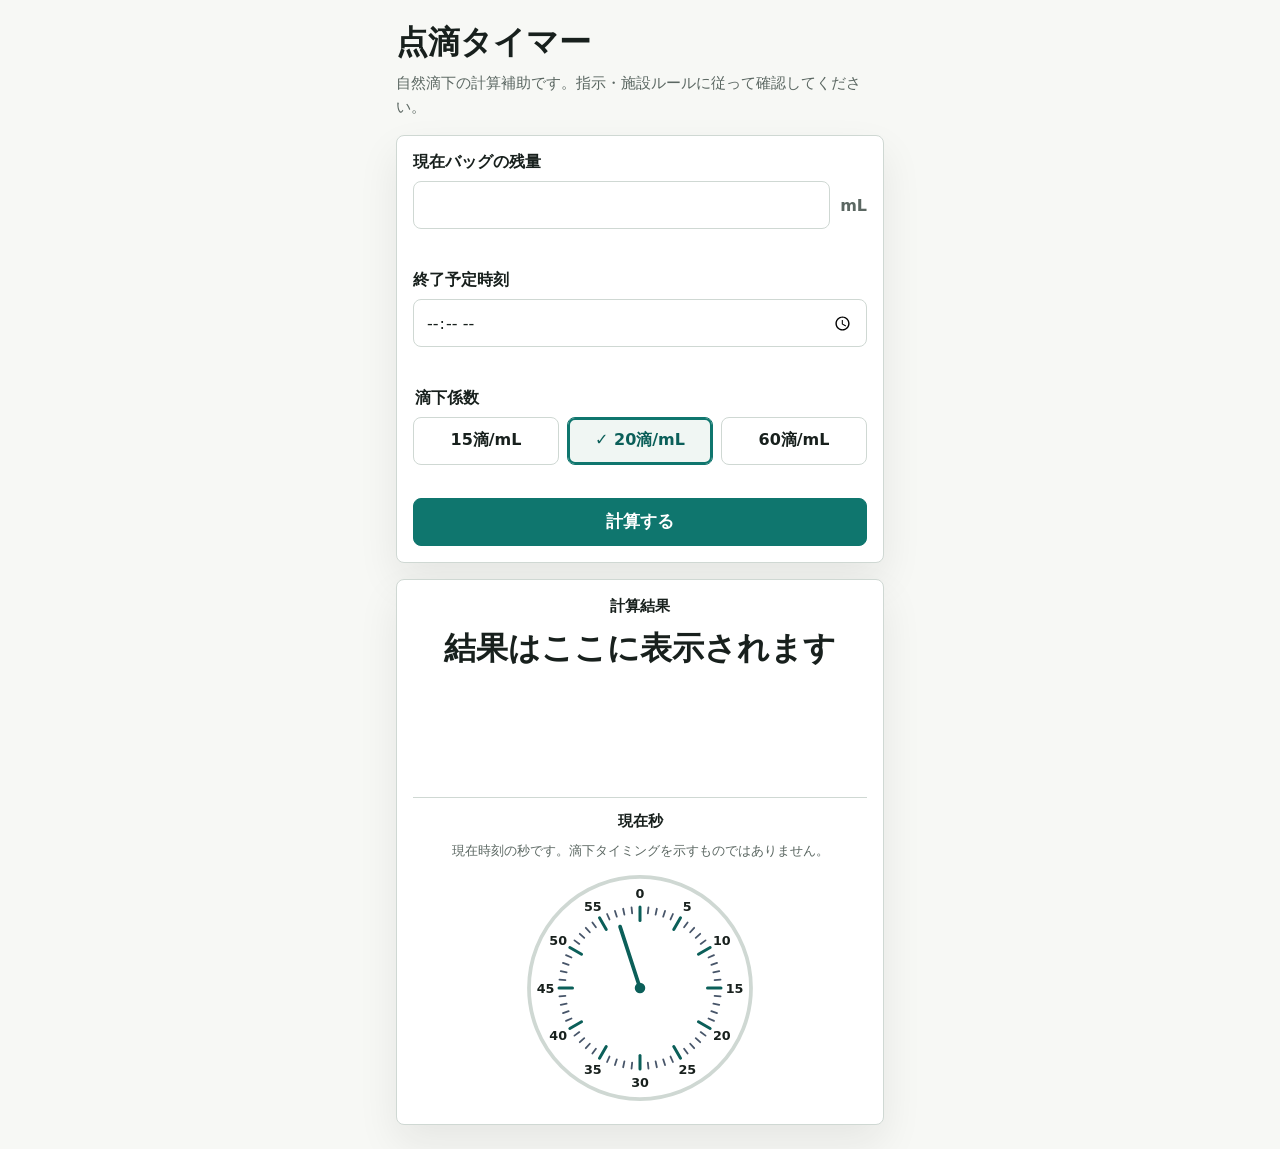
<file: app/src/index.html>
<!doctype html>
<html lang="ja">
<head>
  <meta charset="utf-8">
  <meta name="viewport" content="width=device-width, initial-scale=1">
  <meta http-equiv="Content-Security-Policy"
        content="default-src 'none'; script-src 'self'; style-src 'self'; img-src 'self'; manifest-src 'self'; worker-src 'self'; base-uri 'none'; form-action 'self'">
  <title>点滴タイマー</title>
  <meta name="theme-color" content="#2563eb">
  <link rel="manifest" href="./manifest.json">
  <link rel="icon" href="./icons/icon-192.png">
  <link rel="stylesheet" href="./style.css">
  <script src="./calc.js" defer></script>
  <script src="./app.js" defer></script>
</head>
<body>
  <main class="app" aria-labelledby="app-title">
    <header class="app-header">
      <h1 id="app-title">点滴タイマー</h1>
      <p class="notice">自然滴下の計算補助です。指示・施設ルールに従って確認してください。</p>
    </header>

    <form class="input-panel" id="calculation-form" novalidate>
      <div class="field">
        <label for="volume-input">現在バッグの残量</label>
        <div class="input-with-unit">
          <input
            id="volume-input"
            name="volume"
            type="number"
            inputmode="decimal"
            autocomplete="off"
            min="0"
            step="any"
            aria-describedby="volume-error"
          >
          <span class="unit">mL</span>
        </div>
        <p class="error-message" id="volume-error" aria-live="polite"></p>
      </div>

      <div class="field">
        <label for="end-time-input">終了予定時刻</label>
        <input
          id="end-time-input"
          name="endTime"
          type="time"
          autocomplete="off"
          aria-describedby="end-time-error"
        >
        <p class="error-message" id="end-time-error" aria-live="polite"></p>
      </div>

      <fieldset class="drop-factor-group">
        <legend>滴下係数</legend>
        <div class="drop-factor-buttons" id="drop-factor-buttons">
          <button class="factor-button" type="button" data-drop-factor="15" aria-pressed="false">15滴/mL</button>
          <button class="factor-button is-selected" type="button" data-drop-factor="20" aria-pressed="true">20滴/mL</button>
          <button class="factor-button" type="button" data-drop-factor="60" aria-pressed="false">60滴/mL</button>
        </div>
        <p class="error-message" id="drop-factor-error" aria-live="polite"></p>
      </fieldset>

      <button class="calculate-button" type="submit">計算する</button>
    </form>

    <section class="result-panel" id="result-panel" aria-labelledby="result-title">
      <h2 id="result-title">計算結果</h2>
      <div class="result-output" aria-live="polite" aria-atomic="true">
        <p class="main-result" id="main-result">結果はここに表示されます</p>
        <p class="drops-result" id="drops-result"></p>
        <p class="ml-result" id="ml-result"></p>
        <p class="condition-text" id="condition-text"></p>
      </div>
      <p class="stale-result" id="stale-result" aria-live="polite" hidden>
        前回の計算結果です。新しい条件は計算すると反映されます。
      </p>
      <div class="second-clock" id="second-clock">
        <p class="clock-label">現在秒</p>
        <p class="clock-note">現在時刻の秒です。滴下タイミングを示すものではありません。</p>
        <svg class="clock-svg" viewBox="0 0 160 160" aria-hidden="true" focusable="false">
          <circle class="clock-face" cx="80" cy="80" r="74"></circle>
          <g class="clock-numbers" id="clock-numbers"></g>
          <g class="clock-ticks" id="clock-ticks"></g>
          <line class="clock-hand" id="clock-hand"></line>
          <circle class="clock-center" cx="80" cy="80" r="3.5"></circle>
        </svg>
      </div>
    </section>
  </main>
</body>
</html>
</file>
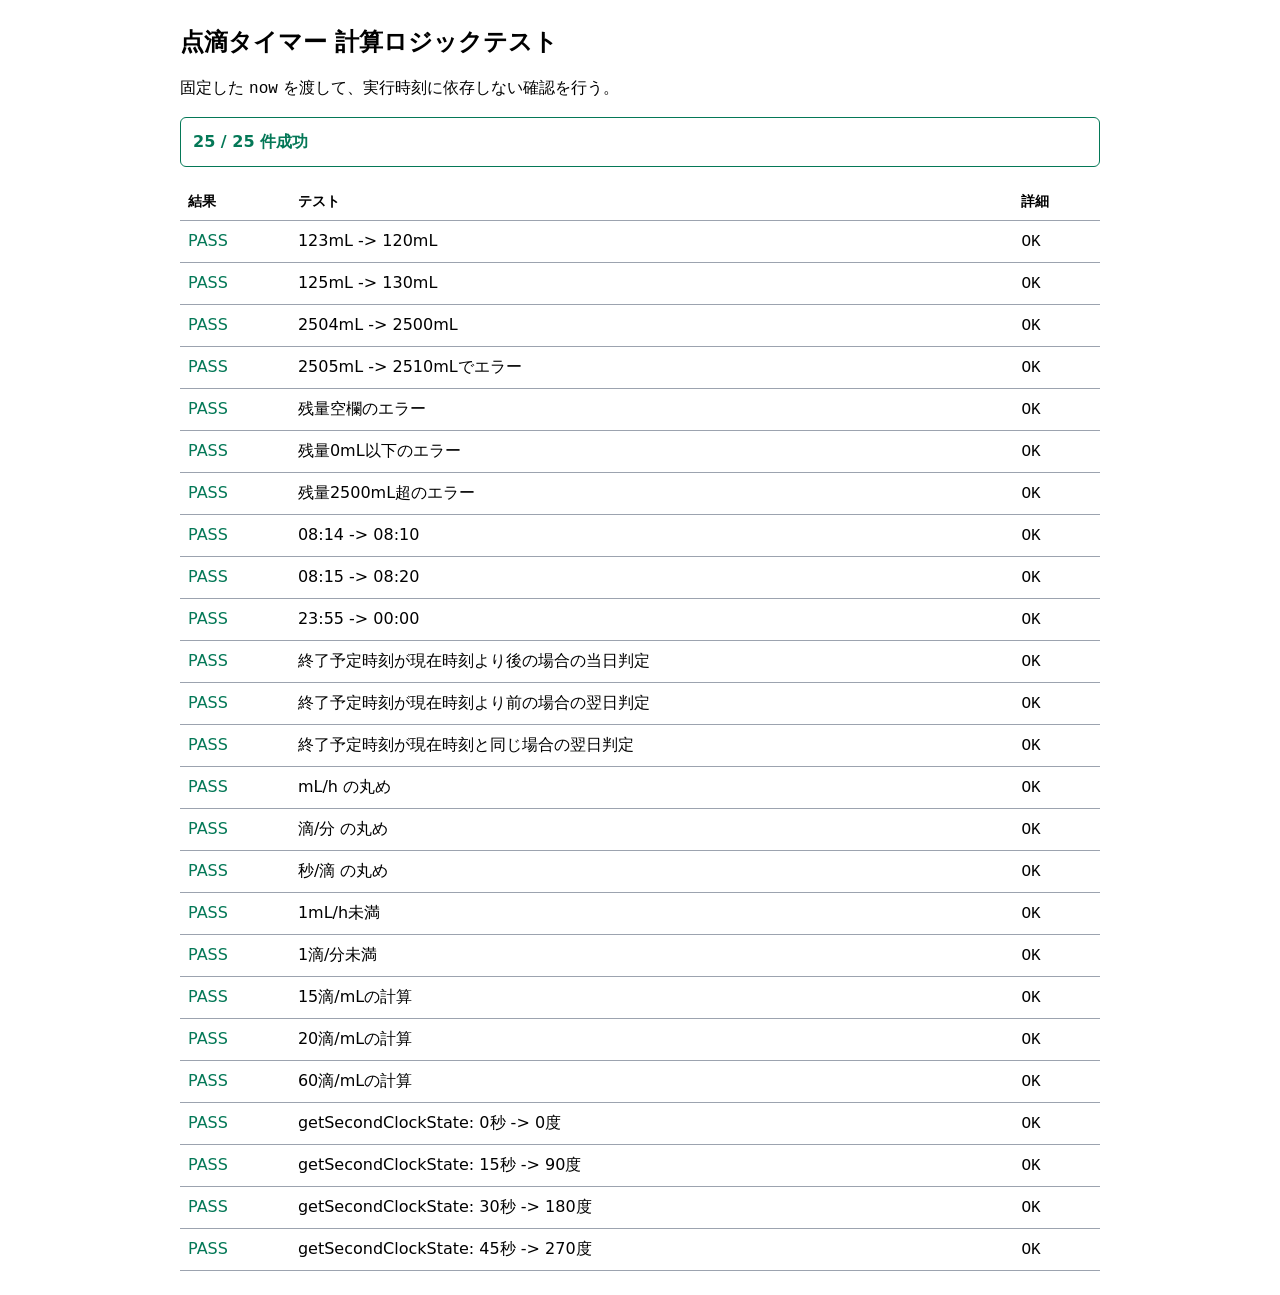
<file: app/tests/calculation-test.html>
<!doctype html>
<html lang="ja">
<head>
  <meta charset="utf-8">
  <meta name="viewport" content="width=device-width, initial-scale=1">
  <title>点滴タイマー 計算ロジックテスト</title>
  <style>
    :root {
      color-scheme: light dark;
      font-family: system-ui, -apple-system, BlinkMacSystemFont, "Segoe UI", sans-serif;
      line-height: 1.5;
    }

    body {
      max-width: 920px;
      margin: 0 auto;
      padding: 24px 16px;
    }

    h1 {
      font-size: 1.5rem;
      margin: 0 0 8px;
    }

    .summary {
      border: 1px solid currentColor;
      border-radius: 6px;
      font-weight: 700;
      margin: 16px 0;
      padding: 12px;
    }

    .summary.pass {
      color: #047857;
    }

    .summary.fail {
      color: #b91c1c;
    }

    table {
      border-collapse: collapse;
      width: 100%;
    }

    th,
    td {
      border-bottom: 1px solid #9ca3af;
      padding: 8px;
      text-align: left;
      vertical-align: top;
    }

    th {
      font-size: 0.875rem;
    }

    .pass {
      color: #047857;
    }

    .fail {
      color: #b91c1c;
    }

    code {
      font-family: ui-monospace, SFMono-Regular, Consolas, "Liberation Mono", monospace;
      white-space: pre-wrap;
      word-break: break-word;
    }
  </style>
</head>
<body>
  <h1>点滴タイマー 計算ロジックテスト</h1>
  <p>固定した <code>now</code> を渡して、実行時刻に依存しない確認を行う。</p>
  <div id="summary" class="summary">テスト実行中...</div>
  <table>
    <thead>
      <tr>
        <th>結果</th>
        <th>テスト</th>
        <th>詳細</th>
      </tr>
    </thead>
    <tbody id="results"></tbody>
  </table>

  <script src="../src/calc.js"></script>
  <script>
    (function () {
      'use strict';

      var tests = [];

      function fixedNow(hour, minute) {
        return new Date(2026, 4, 8, hour, minute, 45, 999);
      }

      function fixedMs(hour, minute, second, millisecond) {
        return new Date(2026, 4, 8, hour, minute, second, millisecond || 0).getTime();
      }

      function calculate(input) {
        return window.TentekiCalc.calculate(input);
      }

      function addTest(name, run) {
        tests.push({ name: name, run: run });
      }

      function assertEqual(actual, expected, label) {
        if (actual !== expected) {
          throw new Error(label + ': expected ' + JSON.stringify(expected) + ', got ' + JSON.stringify(actual));
        }
      }

      function assertClose(actual, expected, tolerance, label) {
        if (Math.abs(actual - expected) > tolerance) {
          throw new Error(label + ': expected near ' + JSON.stringify(expected) + ', got ' + JSON.stringify(actual));
        }
      }

      function assertOk(result) {
        if (!result.ok) {
          throw new Error('ok: expected true, got ' + JSON.stringify(result.errors));
        }
      }

      function assertError(result, key, expectedMessage) {
        if (result.ok) {
          throw new Error('ok: expected false, got true');
        }
        assertEqual(result.errors[key], expectedMessage, 'errors.' + key);
      }

      addTest('123mL -> 120mL', function () {
        var result = calculate({ volumeInput: '123', endTimeValue: '10:00', dropFactor: 20, now: fixedNow(8, 0) });
        assertOk(result);
        assertEqual(result.result.roundedVolumeMl, 120, 'roundedVolumeMl');
      });

      addTest('125mL -> 130mL', function () {
        var result = calculate({ volumeInput: '125', endTimeValue: '10:00', dropFactor: 20, now: fixedNow(8, 0) });
        assertOk(result);
        assertEqual(result.result.roundedVolumeMl, 130, 'roundedVolumeMl');
      });

      addTest('2504mL -> 2500mL', function () {
        var result = calculate({ volumeInput: '2504', endTimeValue: '10:00', dropFactor: 20, now: fixedNow(8, 0) });
        assertOk(result);
        assertEqual(result.result.roundedVolumeMl, 2500, 'roundedVolumeMl');
      });

      addTest('2505mL -> 2510mLでエラー', function () {
        var result = calculate({ volumeInput: '2505', endTimeValue: '10:00', dropFactor: 20, now: fixedNow(8, 0) });
        assertError(result, 'volume', '残量は2500mL以下で入力してください');
      });

      addTest('残量空欄のエラー', function () {
        var result = calculate({ volumeInput: '', endTimeValue: '10:00', dropFactor: 20, now: fixedNow(8, 0) });
        assertError(result, 'volume', '残量を入力してください');
      });

      addTest('残量0mL以下のエラー', function () {
        var result = calculate({ volumeInput: '0', endTimeValue: '10:00', dropFactor: 20, now: fixedNow(8, 0) });
        assertError(result, 'volume', '残量は10mL以上で入力してください');
      });

      addTest('残量2500mL超のエラー', function () {
        var result = calculate({ volumeInput: '2505', endTimeValue: '10:00', dropFactor: 20, now: fixedNow(8, 0) });
        assertError(result, 'volume', '残量は2500mL以下で入力してください');
      });

      addTest('08:14 -> 08:10', function () {
        var result = calculate({ volumeInput: '100', endTimeValue: '08:14', dropFactor: 20, now: fixedNow(8, 0) });
        assertOk(result);
        assertEqual(result.result.roundedEndTimeText, '08:10', 'roundedEndTimeText');
        assertEqual(result.result.remainingMinutes, 10, 'remainingMinutes');
      });

      addTest('08:15 -> 08:20', function () {
        var result = calculate({ volumeInput: '100', endTimeValue: '08:15', dropFactor: 20, now: fixedNow(8, 0) });
        assertOk(result);
        assertEqual(result.result.roundedEndTimeText, '08:20', 'roundedEndTimeText');
        assertEqual(result.result.remainingMinutes, 20, 'remainingMinutes');
      });

      addTest('23:55 -> 00:00', function () {
        var result = calculate({ volumeInput: '100', endTimeValue: '23:55', dropFactor: 20, now: fixedNow(23, 40) });
        assertOk(result);
        assertEqual(result.result.roundedEndTimeText, '00:00', 'roundedEndTimeText');
        assertEqual(result.result.remainingMinutes, 20, 'remainingMinutes');
      });

      addTest('終了予定時刻が現在時刻より後の場合の当日判定', function () {
        var result = calculate({ volumeInput: '500', endTimeValue: '20:00', dropFactor: 20, now: fixedNow(8, 0) });
        assertOk(result);
        assertEqual(result.result.remainingMinutes, 720, 'remainingMinutes');
      });

      addTest('終了予定時刻が現在時刻より前の場合の翌日判定', function () {
        var result = calculate({ volumeInput: '500', endTimeValue: '08:00', dropFactor: 20, now: fixedNow(20, 0) });
        assertOk(result);
        assertEqual(result.result.remainingMinutes, 720, 'remainingMinutes');
      });

      addTest('終了予定時刻が現在時刻と同じ場合の翌日判定', function () {
        var result = calculate({ volumeInput: '500', endTimeValue: '08:00', dropFactor: 20, now: fixedNow(8, 0) });
        assertOk(result);
        assertEqual(result.result.remainingMinutes, 1440, 'remainingMinutes');
      });

      addTest('mL/h の丸め', function () {
        var result = calculate({ volumeInput: '500', endTimeValue: '20:00', dropFactor: 20, now: fixedNow(8, 0) });
        assertOk(result);
        assertEqual(result.result.mlPerHourText, '42mL/h', 'mlPerHourText');
      });

      addTest('滴/分 の丸め', function () {
        var result = calculate({ volumeInput: '500', endTimeValue: '20:00', dropFactor: 20, now: fixedNow(8, 0) });
        assertOk(result);
        assertEqual(result.result.dropsPerMinuteText, '14滴/分', 'dropsPerMinuteText');
      });

      addTest('秒/滴 の丸め', function () {
        var result = calculate({ volumeInput: '500', endTimeValue: '20:00', dropFactor: 20, now: fixedNow(8, 0) });
        assertOk(result);
        assertEqual(result.result.secondsPerDropText, '約4秒に1滴', 'secondsPerDropText');
        assertEqual(result.result.mainText, '約4秒に1滴', 'mainText');
      });

      addTest('1mL/h未満', function () {
        var result = calculate({ volumeInput: '10', endTimeValue: '08:00', dropFactor: 15, now: new Date(2026, 4, 8, 8, 1, 45, 999) });
        assertOk(result);
        assertEqual(result.result.mlPerHourText, '1mL/h未満', 'mlPerHourText');
      });

      addTest('1滴/分未満', function () {
        var result = calculate({ volumeInput: '10', endTimeValue: '08:00', dropFactor: 15, now: new Date(2026, 4, 8, 8, 1, 45, 999) });
        assertOk(result);
        assertEqual(result.result.mainText, '1滴/分未満', 'mainText');
        assertEqual(result.result.dropsPerMinuteText, '1滴/分未満', 'dropsPerMinuteText');
        assertEqual(result.result.secondsPerDropText, '', 'secondsPerDropText');
      });

      addTest('15滴/mLの計算', function () {
        var result = calculate({ volumeInput: '500', endTimeValue: '20:00', dropFactor: 15, now: fixedNow(8, 0) });
        assertOk(result);
        assertEqual(result.result.dropsPerMinuteText, '10滴/分', 'dropsPerMinuteText');
        assertEqual(result.result.secondsPerDropText, '約6秒に1滴', 'secondsPerDropText');
      });

      addTest('20滴/mLの計算', function () {
        var result = calculate({ volumeInput: '500', endTimeValue: '20:00', dropFactor: 20, now: fixedNow(8, 0) });
        assertOk(result);
        assertEqual(result.result.dropsPerMinuteText, '14滴/分', 'dropsPerMinuteText');
        assertEqual(result.result.secondsPerDropText, '約4秒に1滴', 'secondsPerDropText');
      });

      addTest('60滴/mLの計算', function () {
        var result = calculate({ volumeInput: '500', endTimeValue: '20:00', dropFactor: 60, now: fixedNow(8, 0) });
        assertOk(result);
        assertEqual(result.result.dropsPerMinuteText, '42滴/分', 'dropsPerMinuteText');
        assertEqual(result.result.secondsPerDropText, '約1秒に1滴', 'secondsPerDropText');
      });

      addTest('getSecondClockState: 0秒 -> 0度', function () {
        var state = window.TentekiCalc.getSecondClockState(fixedMs(8, 0, 0, 900));
        assertEqual(state.second, 0, 'second');
        assertEqual(state.angleDeg, 0, 'angleDeg');
      });

      addTest('getSecondClockState: 15秒 -> 90度', function () {
        var state = window.TentekiCalc.getSecondClockState(fixedMs(8, 0, 15, 0));
        assertEqual(state.second, 15, 'second');
        assertEqual(state.angleDeg, 90, 'angleDeg');
      });

      addTest('getSecondClockState: 30秒 -> 180度', function () {
        var state = window.TentekiCalc.getSecondClockState(fixedMs(8, 0, 30, 0));
        assertEqual(state.second, 30, 'second');
        assertEqual(state.angleDeg, 180, 'angleDeg');
      });

      addTest('getSecondClockState: 45秒 -> 270度', function () {
        var state = window.TentekiCalc.getSecondClockState(fixedMs(8, 0, 45, 0));
        assertEqual(state.second, 45, 'second');
        assertEqual(state.angleDeg, 270, 'angleDeg');
      });

      function runTests() {
        var tbody = document.getElementById('results');
        var summary = document.getElementById('summary');
        var passed = 0;

        tests.forEach(function (test) {
          var row = document.createElement('tr');
          var statusCell = document.createElement('td');
          var nameCell = document.createElement('td');
          var detailCell = document.createElement('td');
          var detail = document.createElement('code');

          nameCell.textContent = test.name;

          try {
            test.run();
            passed += 1;
            statusCell.textContent = 'PASS';
            statusCell.className = 'pass';
            detail.textContent = 'OK';
          } catch (error) {
            statusCell.textContent = 'FAIL';
            statusCell.className = 'fail';
            detail.textContent = error.message;
          }

          detailCell.appendChild(detail);
          row.appendChild(statusCell);
          row.appendChild(nameCell);
          row.appendChild(detailCell);
          tbody.appendChild(row);
        });

        summary.textContent = passed + ' / ' + tests.length + ' 件成功';
        summary.className = passed === tests.length ? 'summary pass' : 'summary fail';
      }

      runTests();
    })();
  </script>
</body>
</html>
</file>
<file: app/src/style.css>
:root {
  color-scheme: light;
  --bg: #f7f8f5;
  --surface: #ffffff;
  --surface-strong: #f0f6f3;
  --text: #18201d;
  --muted: #5b6762;
  --line: #cfd8d3;
  --accent: #0f766e;
  --accent-strong: #0b5f59;
  --accent-text: #ffffff;
  --error: #b42318;
  --focus: #d97706;
  --guide-line: #0b5f59;
  --guide-muted-line: #475569;
  --shadow: 0 18px 40px rgba(21, 31, 28, 0.08);
}

* {
  box-sizing: border-box;
}

[hidden] {
  display: none !important;
}

html {
  min-height: 100%;
}

body {
  background: var(--bg);
  color: var(--text);
  font-family: system-ui, -apple-system, BlinkMacSystemFont, "Segoe UI", sans-serif;
  margin: 0;
  min-height: 100%;
}

button,
input {
  font: inherit;
}

.app {
  display: grid;
  gap: 16px;
  margin: 0 auto;
  max-width: 520px;
  min-height: 100vh;
  padding: 20px 16px 24px;
}

.app-header {
  padding-top: 4px;
}

h1 {
  font-size: 2rem;
  line-height: 1.15;
  margin: 0 0 10px;
}

.notice {
  color: var(--muted);
  font-size: 0.95rem;
  line-height: 1.6;
  margin: 0;
}

.input-panel,
.result-panel {
  background: var(--surface);
  border: 1px solid var(--line);
  border-radius: 8px;
  box-shadow: var(--shadow);
  padding: 16px;
}

.input-panel {
  display: grid;
  gap: 14px;
}

.field {
  display: grid;
  gap: 8px;
}

label,
legend {
  color: var(--text);
  font-weight: 700;
}

.input-with-unit {
  align-items: center;
  display: grid;
  gap: 10px;
  grid-template-columns: minmax(0, 1fr) auto;
}

input {
  background: var(--surface);
  border: 1px solid var(--line);
  border-radius: 8px;
  color: var(--text);
  min-height: 48px;
  padding: 10px 12px;
  width: 100%;
}

input:focus-visible,
button:focus-visible {
  outline: 3px solid var(--focus);
  outline-offset: 2px;
}

input[aria-invalid="true"] {
  border-color: var(--error);
}

.unit {
  color: var(--muted);
  font-weight: 700;
}

.error-message {
  color: var(--error);
  font-size: 0.9rem;
  line-height: 1.4;
  margin: 0;
  min-height: 1.3em;
}

.drop-factor-group {
  border: 0;
  margin: 0;
  min-inline-size: 0;
  padding: 0;
}

.drop-factor-buttons {
  display: grid;
  gap: 8px;
  grid-template-columns: repeat(3, minmax(0, 1fr));
  margin-top: 8px;
}

.factor-button,
.calculate-button {
  border-radius: 8px;
  cursor: pointer;
  min-height: 48px;
  padding: 10px;
}

.factor-button {
  background: var(--surface);
  border: 1px solid var(--line);
  color: var(--text);
  font-weight: 700;
}

.factor-button.is-selected {
  background: var(--surface-strong);
  border-color: var(--accent);
  box-shadow: inset 0 0 0 2px var(--accent);
  color: var(--accent-strong);
}

.factor-button.is-selected::before {
  content: "✓ ";
}

.calculate-button {
  background: var(--accent);
  border: 1px solid var(--accent);
  color: var(--accent-text);
  font-size: 1.05rem;
  font-weight: 800;
  width: 100%;
}

.calculate-button:active {
  transform: translateY(1px);
}

.result-panel {
  display: grid;
  gap: 8px;
  text-align: center;
}

.result-output {
  display: grid;
  gap: 8px;
}

.result-panel h2 {
  font-size: 0.95rem;
  margin: 0;
}

.main-result {
  font-size: 2rem;
  font-weight: 800;
  line-height: 1.2;
  margin: 4px 0;
  min-height: 2.4rem;
}

.drops-result {
  font-size: 1.35rem;
  font-weight: 800;
  margin: 0;
  min-height: 2rem;
}

.ml-result {
  color: var(--muted);
  font-size: 1.05rem;
  font-weight: 700;
  margin: 0;
  min-height: 1.6rem;
}

.condition-text {
  color: var(--muted);
  font-size: 0.86rem;
  line-height: 1.5;
  margin: 4px 0 0;
  min-height: 1.4rem;
}

.stale-result {
  color: var(--muted);
  font-size: 0.82rem;
  font-weight: 700;
  line-height: 1.5;
  margin: 0;
}

.second-clock {
  border-top: 1px solid var(--line);
  display: grid;
  gap: 8px;
  justify-items: center;
  margin-top: 10px;
  padding-top: 12px;
  text-align: center;
}

.clock-label {
  color: var(--text);
  font-size: 0.95rem;
  font-weight: 800;
  line-height: 1.5;
  margin: 0;
}

.clock-note {
  color: var(--muted);
  font-size: 0.82rem;
  line-height: 1.5;
  margin: 0;
}

.clock-svg {
  aspect-ratio: 1 / 1;
  block-size: auto;
  display: block;
  inline-size: min(100%, 240px);
  margin: 0 auto;
  overflow: visible;
}

.clock-face {
  fill: var(--surface);
  stroke: var(--line);
  stroke-width: 2.5;
}

.clock-tick {
  stroke: var(--guide-muted-line);
  stroke-linecap: round;
  stroke-width: 1.2;
}

.clock-tick-major {
  stroke: var(--guide-line);
  stroke-width: 2;
}

.clock-number {
  dominant-baseline: central;
  fill: var(--text);
  font-size: 8.5px;
  font-weight: 800;
  text-anchor: middle;
}

.clock-hand {
  stroke: var(--guide-line);
  stroke-linecap: round;
  stroke-width: 2.5;
}

.clock-center {
  fill: var(--guide-line);
}

.sr-only {
  block-size: 1px;
  clip: rect(0 0 0 0);
  clip-path: inset(50%);
  inline-size: 1px;
  margin: -1px;
  overflow: hidden;
  padding: 0;
  position: absolute;
  white-space: nowrap;
}

@media (max-width: 360px) {
  .app {
    padding-inline: 12px;
  }

  .input-panel,
  .result-panel {
    padding: 14px 12px;
  }

  .drop-factor-buttons {
    gap: 6px;
  }

  .factor-button {
    font-size: 0.9rem;
    padding-inline: 6px;
  }

  .main-result {
    font-size: 1.75rem;
  }

  .clock-svg {
    inline-size: min(100%, 200px);
  }
}

@media (prefers-color-scheme: dark) {
  :root {
    color-scheme: dark;
    --bg: #101412;
    --surface: #1a211e;
    --surface-strong: #172b28;
    --text: #eef5f1;
    --muted: #b6c3bd;
    --line: #64746d;
    --accent: #2dd4bf;
    --accent-strong: #99f6e4;
    --accent-text: #09201d;
    --error: #fca5a5;
    --focus: #fbbf24;
    --guide-line: #99f6e4;
    --guide-muted-line: #cbd5e1;
    --shadow: none;
  }
}
</file>
